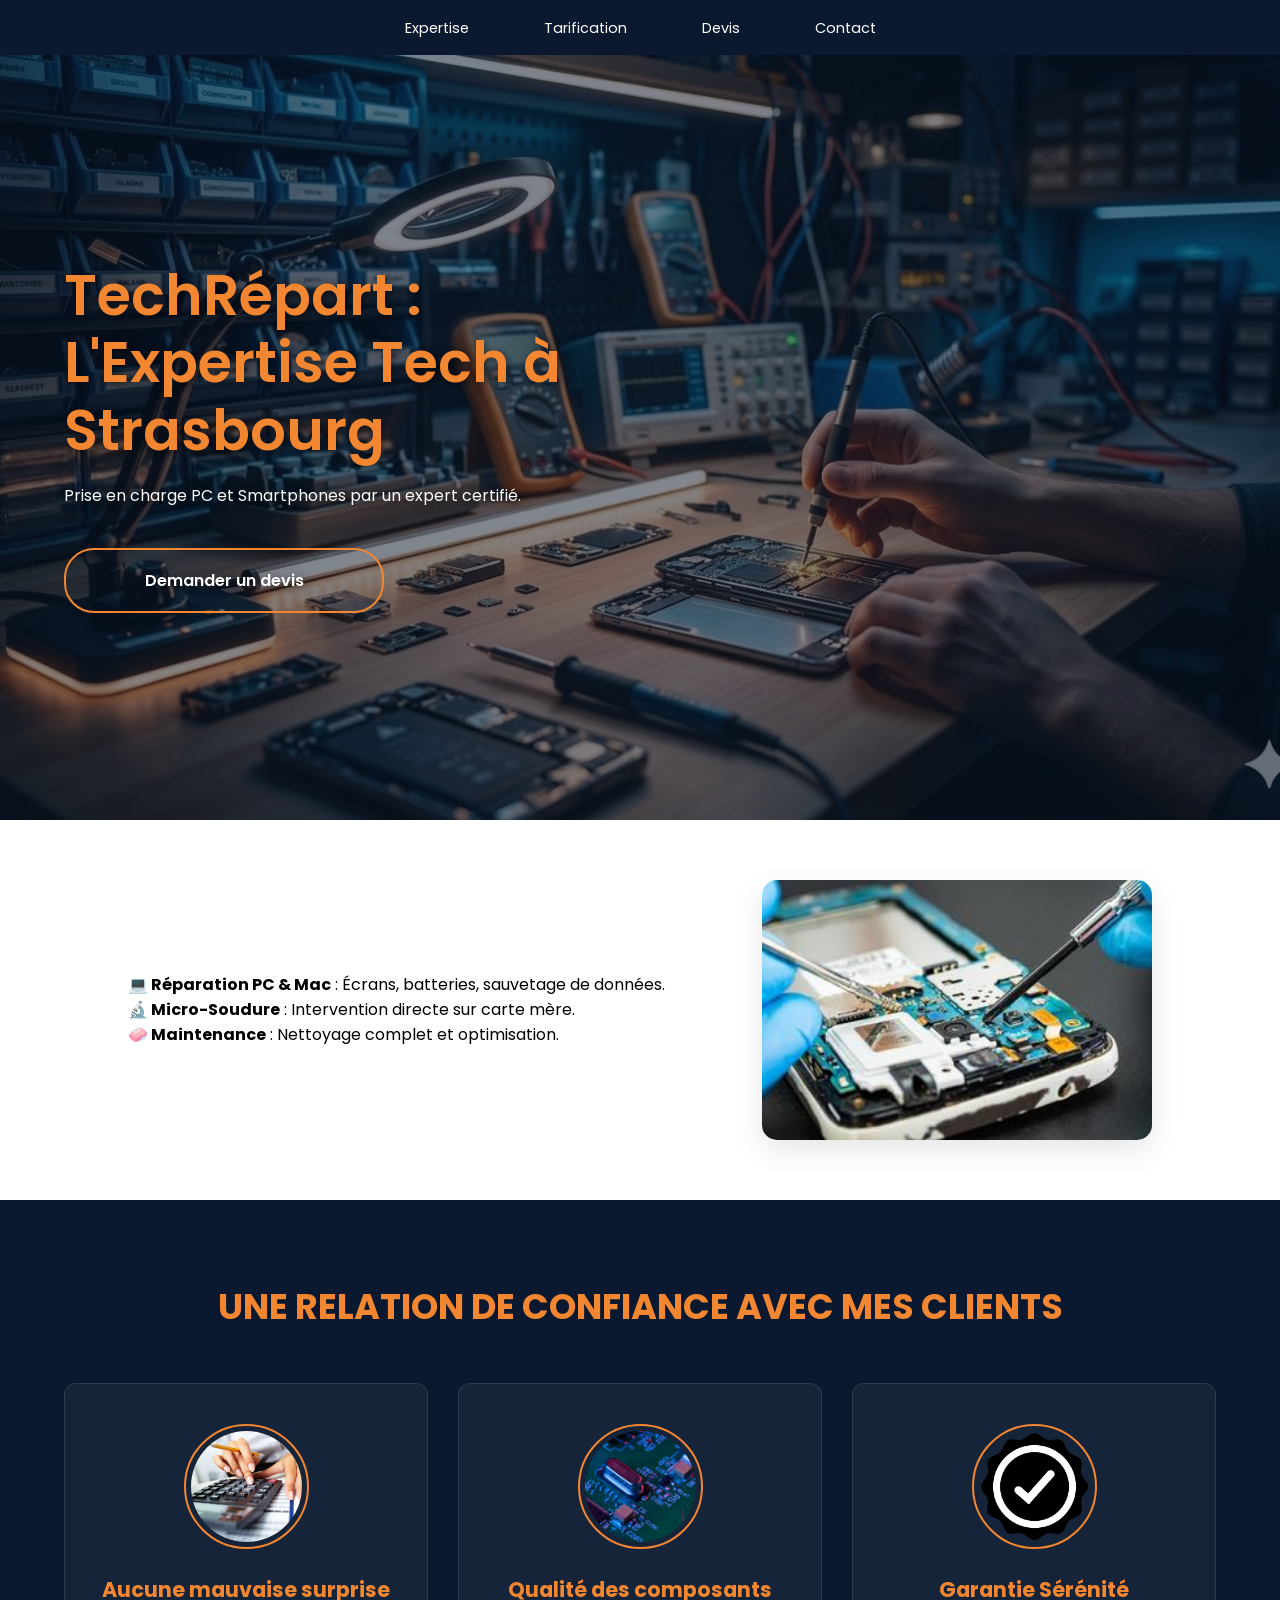
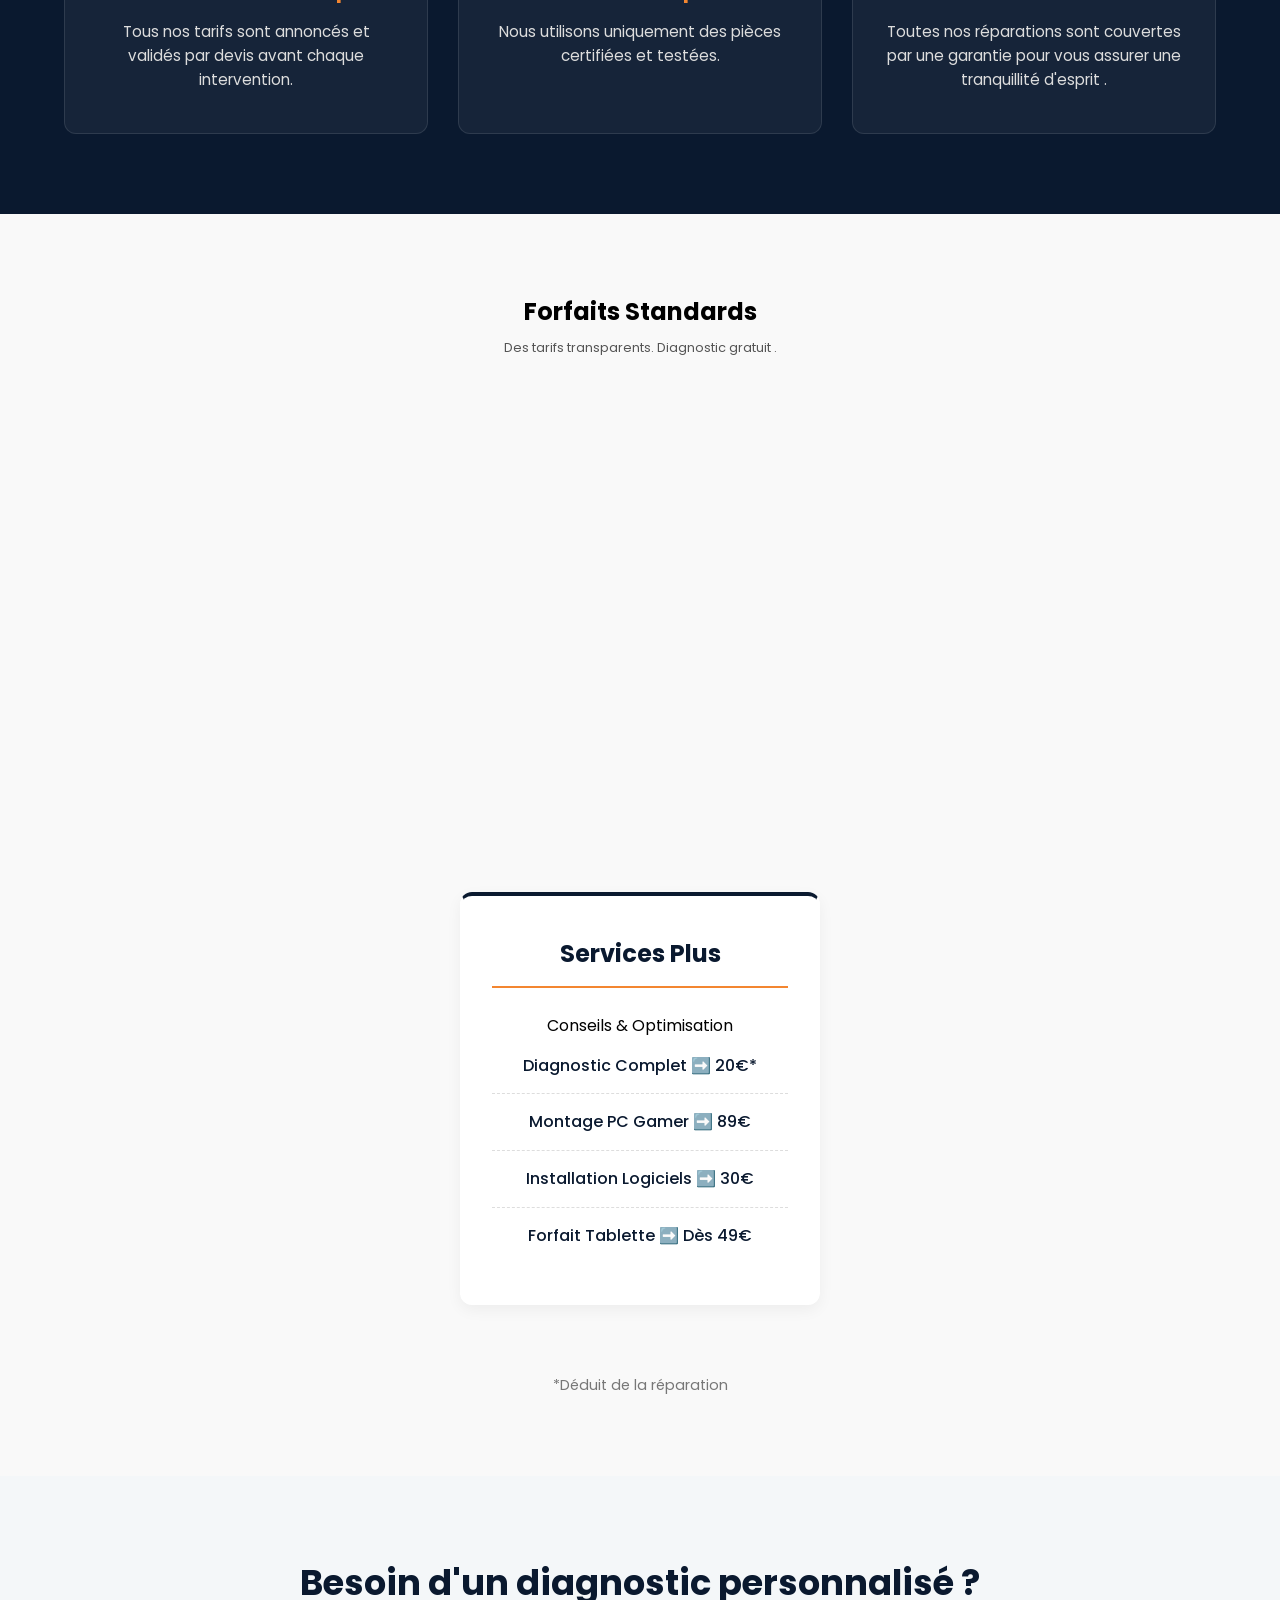
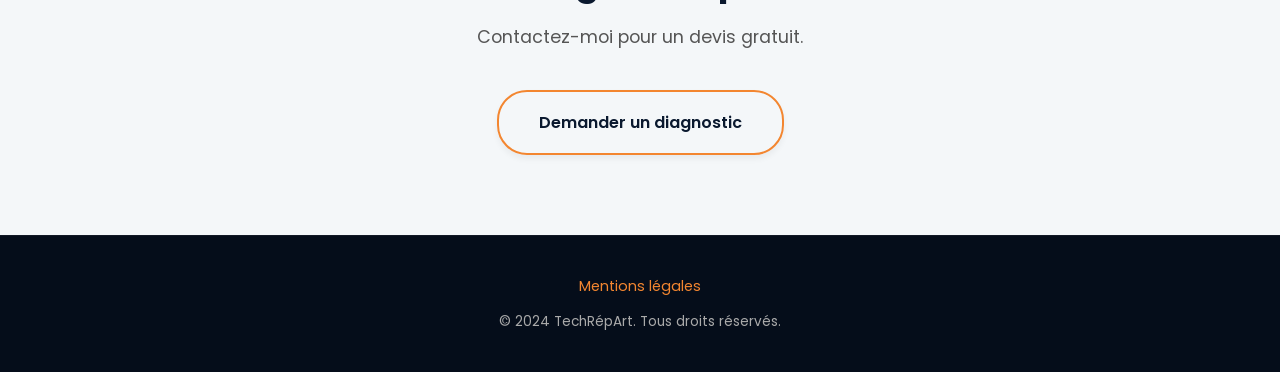
<file: index.html>
<!DOCTYPE html>
<html lang="fr">

<head>
    <meta charset="UTF-8">
    <meta name="viewport" content="width=device-width, initial-scale=1.0">
    <title>Réparation informatique</title>
    <link rel="icon" type="image/png" sizes="32x32" href="./assets/favicon.png" alt="Icône de TechRépArt">
    <link rel="stylesheet" href="./assets/style.css">
</head>



<header>
    <!--------- Menu --------------------------->
    <section class="navbar">
        <div class="burger" aria-label="Menu de navigation" role="button" tabindex="0">
            <!-- aria-label permet de communiquer avec un malvoyant -->
            <!-- tabindex="0" rend le bouton accessible au clavier avec TAB -->

            <!-- Trois lignes menu burger -->
            <span></span>
            <span></span>
            <span></span>
        </div>


        <nav>
            <ul class="navliens">
                <li><a href="#expertise">Expertise</a></li>
                <li><a href="#tarif">Tarification</a></li>
                <li><a href="#devis">Devis</a></li>
                <li><a href="#contact">Contact</a></li>
            </ul>
        </nav>
    </section>

</header>

<body class="bodyindex">
    <!-- ------------- Hero ------------------>

    <section class="hero-banniere">
        <div class="hero-overlay">
            <h1>TechRépart :<br>L'Expertise Tech à Strasbourg</h1>
            <p>Prise en charge PC et Smartphones par un expert certifié.</p>
            <a href="#popup-contact" class="btn-hero">Demander un devis</a>
        </div>
        <img src="./assets/hero.png" alt="Image d'un atelier de réparation informatique avec un technicien travaillant">
    </section>


    <!-- ------------- Expertise ------------------- -->
    <section class="expertise" id="expertise">
        <div class="expertise-grille">
            <div class="expertise-container">
                <div class="expertise-text">
                    <div class="item"><strong>💻 Réparation PC & Mac</strong> : Écrans, batteries, sauvetage de données.
                    </div>
                    <div class="item"><strong>🔬 Micro-Soudure</strong> : Intervention directe sur carte mère.</div>
                    <div class="item"><strong>🧼 Maintenance</strong> : Nettoyage complet et optimisation.</div>
                </div>
            </div>
            <div class="expertise-image">
                <img src="./assets/reparation.jpg" alt="Téléphone en cours de réparation ">
            </div>

        </div>

    </section>

    <section class="pq">
        <h2 class="tpq">UNE RELATION DE CONFIANCE AVEC MES CLIENTS</h2>

        <ul class="listepq">
            <li>
                <div class="icon-box">
                    <img src="./assets/tarification.jpg" alt="Calculatrice" class="pq-img">
                </div>
                <strong>Aucune mauvaise surprise</strong>
                <p>Tous nos tarifs sont annoncés et validés par devis avant chaque intervention.</p>
            </li>
            <li>
                <div class="icon-box">
                    <img src="./assets/comp.jpeg" alt="Composant electronique" class="pq-img">
                </div>
                <strong>Qualité des composants</strong>
                <p>Nous utilisons uniquement des pièces certifiées et testées.</p>
            </li>
            <li>
                <div class="icon-box">
                    <img src="./assets/garantie.png" alt=" Logo de garantie" class="pq-img">
                </div>
                <strong>Garantie Sérénité</strong>
                <p>Toutes nos réparations sont couvertes par une garantie pour vous assurer une tranquillité d'esprit
                    .</p>
            </li>
        </ul>
    </section>


    <!-- ----------------- TARIFS----------------------------- -->
    <section class="tarif" id="tarif">
        <h2 class="titretarif"> Forfaits Standards</h2>
        <p class="soustitretarif">Des tarifs transparents. Diagnostic gratuit .</p>



        <!-- ----------------- Smartphone ----------------------------- -->

        <section class="grilletarif">
            <div class="carteprix">
                <div class="titrecarte">
                    <h3>Smartphone</h3>
                </div>
                <ul class="listeprix">
                    <li>Remplacement Écran ➡️Dès 59€</li>
                    <li>Changement de Batterie ➡️ 39€</li>
                    <li>Connecteur de charge ➡️ 45€</li>
                    <li>Récupération de données ➡️ Sur Devis</li>
                </ul>

            </div>
            <!-- ------------------- PC --------------- -->

            <div class="carteprix">
                <div class="titrecarte">
                    <h3>PC & Mac</h3>
                </div>
                <ul class="listeprix">
                    <li>Réinstallation Système ➡️ 69€</li>
                    <li>Nettoyage & Pâte thermique ➡️ 49€</li>
                    <li>Remplacement Clavier Dès ➡️ 79€</li>
                    <li>Récupération de données ➡️ Sur Devis</li>
                </ul>

            </div>
            <!-- ------------------- Autre --------------- -->

            <div class="carteprix">
                <div class="titrecarte">
                    <h3>Services Plus</h3>
                    <p>Conseils & Optimisation</p>
                </div>
                <ul class="listeprix">
                    <li>Diagnostic Complet ➡️ 20€*</li>
                    <li>Montage PC Gamer ➡️ 89€</li>
                    <li>Installation Logiciels ➡️ 30€</li>
                    <li>Forfait Tablette ➡️ Dès 49€</li>
                </ul>

            </div>
            <p class="note">*Déduit de la réparation</p>





        </section>

    </section>

    <!-- Demande de devis  -->

    <section class="devis" id="devis">
        <h2 class="titredevis">Besoin d'un diagnostic personnalisé ?</h2>
        <p class="soustitredevis">Contactez-moi pour un devis gratuit.</p>
        <a href="#popup-contact" class="btn-devis">Demander un diagnostic</a>
    </section>

    <!-----------------  FORMULAIRE DE Contact ----------------------------- -->

    <div id="popup-contact" class="fenetre-popup">
        <div class="contenu-popup">
            <span class="fermer-popup">&times;</span>

            <h2 class="titre-contact">Demander un diagnostic</h2>
            <p class="texte-contact">Réponse rapide et devis gratuit.</p>

            <form action="traitement.php" method="POST" class="formulaire-contact">
                <div style="display:none;"><input type="text" name="anti_robot"></div>

                <input type="text" name="nom" placeholder="Votre nom" required maxlength="50">

                <input type="email" name="email" placeholder="Votre e-mail"
                    pattern="^[\w\-]+(\.[\w\-]+)*@[\w\-]+(\.[\w\-]+)*\.[\w\-]{2,4}$"
                    title="Veuillez entrer un email valide" required> <!-- regex pour valider l'email -->

                <input type="tel" name="telephone" placeholder="Téléphone (ex: 0601020304)" pattern="[0-9]{10}"
                    title="ex : 06.35.XX.XX.XX (10 chiffres)" required>

                <input type="text" name="objet" placeholder="Objet du message" required maxlength="100">

                <textarea name="message" rows="3" placeholder="Détails du problème..." required></textarea>

                <!-- Captchaanti-robot -->
                <div class="antibot">
                    <label>Combien font <span id="nb1"></span> + <span id="nb2"></span> ?</label>
                    <input type="number" id="reponse_utilisateur" name="reponse_utilisateur" placeholder="Réponse"
                        required>
                    <input type="hidden" name="total_secret" id="total_secret">
                </div>

                <div class="acceptation-rgpd">
                    <input type="checkbox" id="rgpd" name="rgpd" required>
                    <label for="rgpd">J'accepte que mes données soient utilisées pour le diagnostic technique.</label>
                </div>
                <button type="submit" class="bouton-envoi">Envoyer la demande</button>
            </form>
        </div>
    </div>


    <!----------------- Formulaire de Confirmation de l'envoi du formulaire :) ----------------------------- -->

    <div class="confirmation" id="confirmation">
        <div class="confirmation-carte">
            <div class="icone-ok">✅</div>
            <h2>Demande bien reçue !</h2>
            <p>Nous avons bien reçu votre message et vous répondrons dans les plus brefs délais.</p>
            <p>Un accusé de réception vous à été transmis</p>
            <button class="btn-retour-site" id="btn-retour">← Retour au site</button>
        </div>
    </div>

</body>
<footer id="contact">
    <a href="mentions.html" class="btnmention">Mentions légales</a>
    <p>&copy; 2024 TechRépArt. Tous droits réservés.</p>
</footer>

</html>



<script>


    // Animation au scroll
    const observer = new IntersectionObserver((entries) => {
        entries.forEach(entry => {
            if (entry.isIntersecting) {
                entry.target.classList.add('visible');
            }
        });
    }, { threshold: 0.1 });

    document.querySelectorAll('.carteprix, .listepq li').forEach(el => observer.observe(el));

    // --- SÉLECTION DES ÉLÉMENTS ---
    const burger = document.querySelector('.burger');
    const nav = document.querySelector('.navliens');
    const popup = document.getElementById("popup-contact");
    const btnOuvrir = document.querySelectorAll('.btn-hero, .btn-devis');
    const btnFermer = document.querySelector('.fermer-popup');

    // --- GESTION DU MENU BURGER ---
    const toggleBurger = () => {
        nav.classList.toggle('nav-active');
        burger.classList.toggle('toggle');
    };

    burger.addEventListener('click', (e) => {
        e.stopPropagation();
        toggleBurger();
    });

    // --- GESTION DE LA POPUP ---
    const ouvrirPopup = (e) => {
        e.preventDefault();
        popup.style.display = "flex";
        setTimeout(() => popup.classList.add('active'), 10);
        document.body.style.overflow = "hidden"; // Bloque le scroll
    };

    const fermerPopup = () => {
        popup.classList.remove('active');
        setTimeout(() => popup.style.display = "none", 300);
        document.body.style.overflow = "auto"; // Libère le scroll
    };

    btnOuvrir.forEach(btn => btn.addEventListener('click', ouvrirPopup));
    btnFermer.addEventListener('click', fermerPopup);

    // --- GESTION DES CLICS EXTÉRIEURS ---

    window.addEventListener('click', (e) => {
        // 1. fermeture popup clic extern
        if (e.target === popup) {
            fermerPopup();
        }

        // fermeture burger clic extern
        if (nav.classList.contains('nav-active')) {
            if (!nav.contains(e.target) && !burger.contains(e.target)) {
                toggleBurger();
            }
        }
    });

    //  Captcha 

    //  Génération aléatoire au chargement
    const n1 = Math.floor(Math.random() * 10) + 1;
    const n2 = Math.floor(Math.random() * 10) + 1;
    const totalPropre = n1 + n2;

    //  Affichage dans les span
    document.getElementById('nb1').textContent = n1;
    document.getElementById('nb2').textContent = n2;
    document.getElementById('total_secret').value = totalPropre;

    //  Vérification et envoi AJAX du formulaire
    const monForm = document.querySelector('.formulaire-contact');
    const confirmation = document.getElementById('confirmation');
    const btnRetour = document.getElementById('btn-retour');

    monForm.addEventListener('submit', function (e) {
        e.preventDefault();

        const saisie = parseInt(document.getElementById('reponse_utilisateur').value);
        if (saisie !== totalPropre) {
            alert("Calcul faux ! Vous n'êtes pas humain.");
            return;
        }

        const formData = new FormData(monForm);

        fetch('traitement.php', {
            method: 'POST',
            body: formData
        })
            .then(res => res.text())
            .then(reponse => {
                if (reponse.trim() === 'success') {
                    fermerPopup();
                    confirmation.classList.add('active');
                    document.body.style.overflow = 'hidden';
                } else {
                    alert("Une erreur est survenue : " + reponse);
                }
            })
            .catch(() => alert("Erreur réseau. Veuillez réessayer."));
    });

    btnRetour.addEventListener('click', () => {
        confirmation.classList.remove('active');
        document.body.style.overflow = 'auto';
        monForm.reset();
    });
</script>
</file>
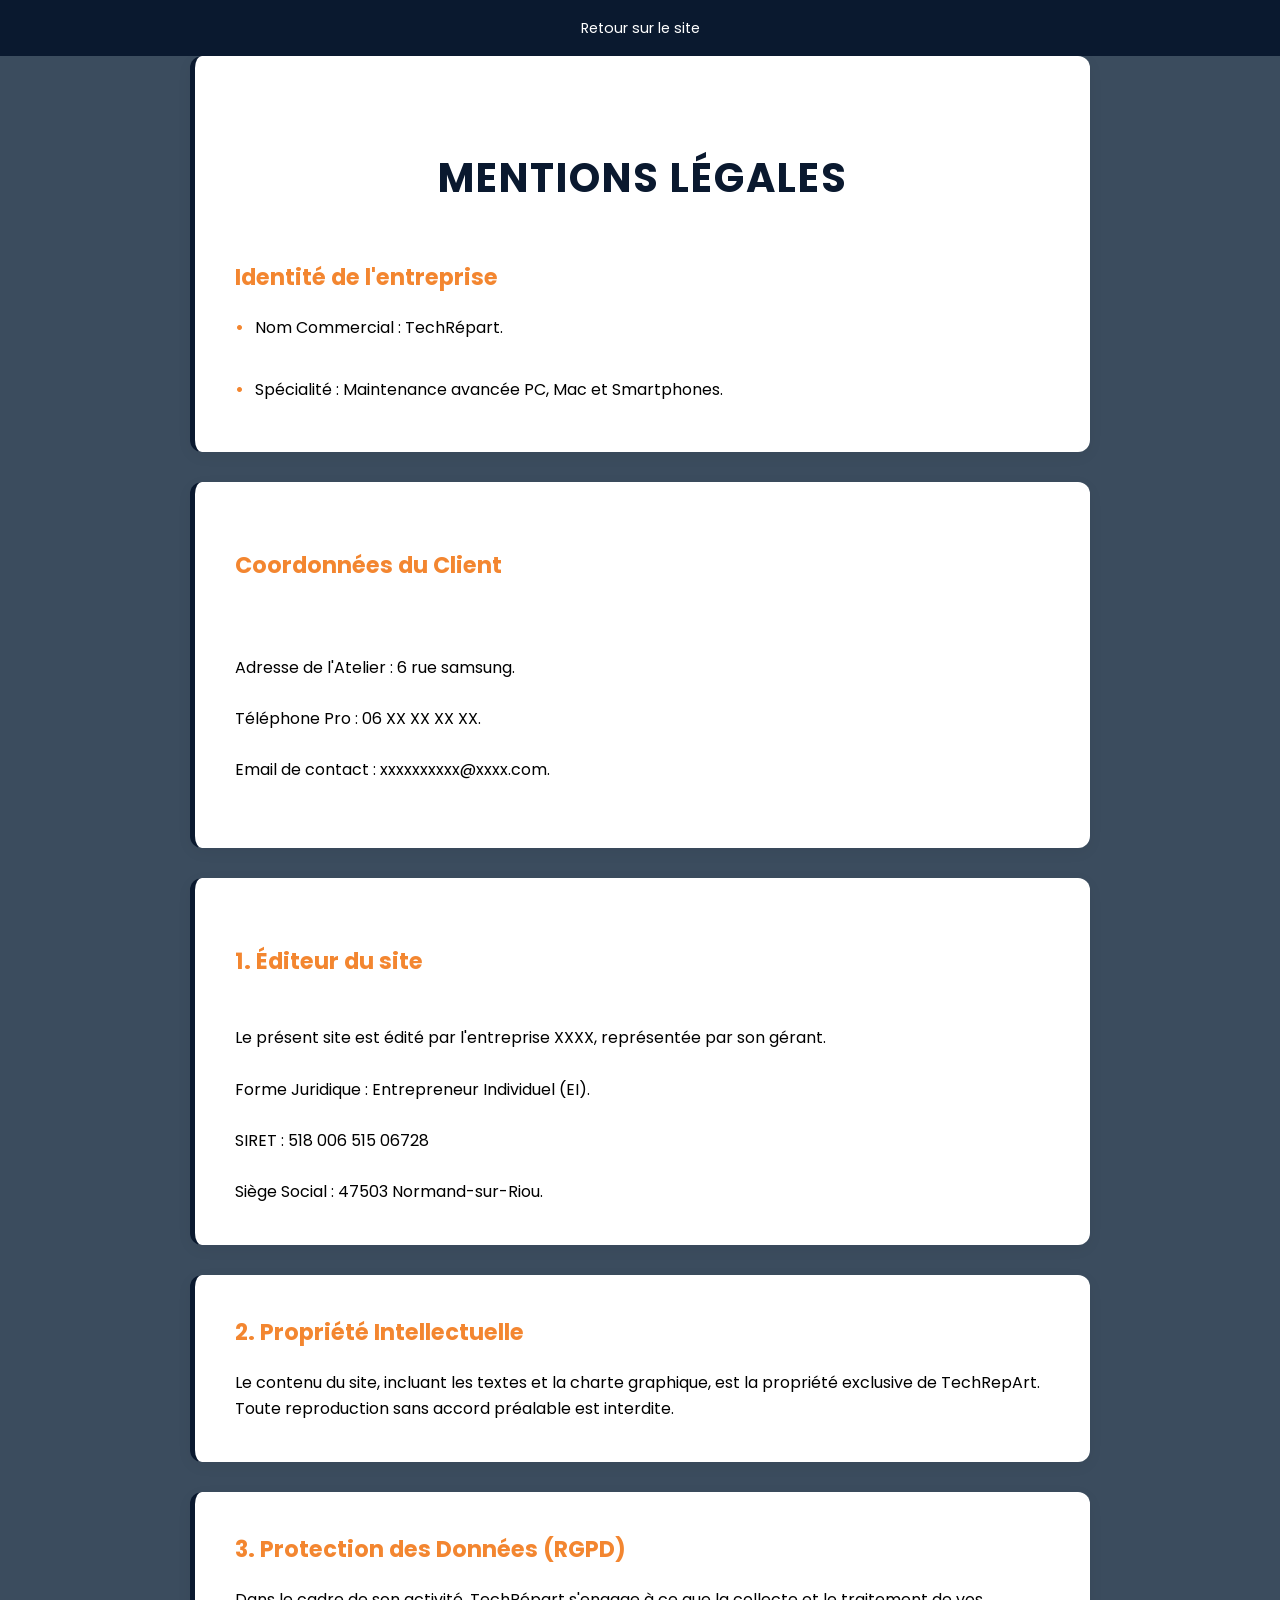
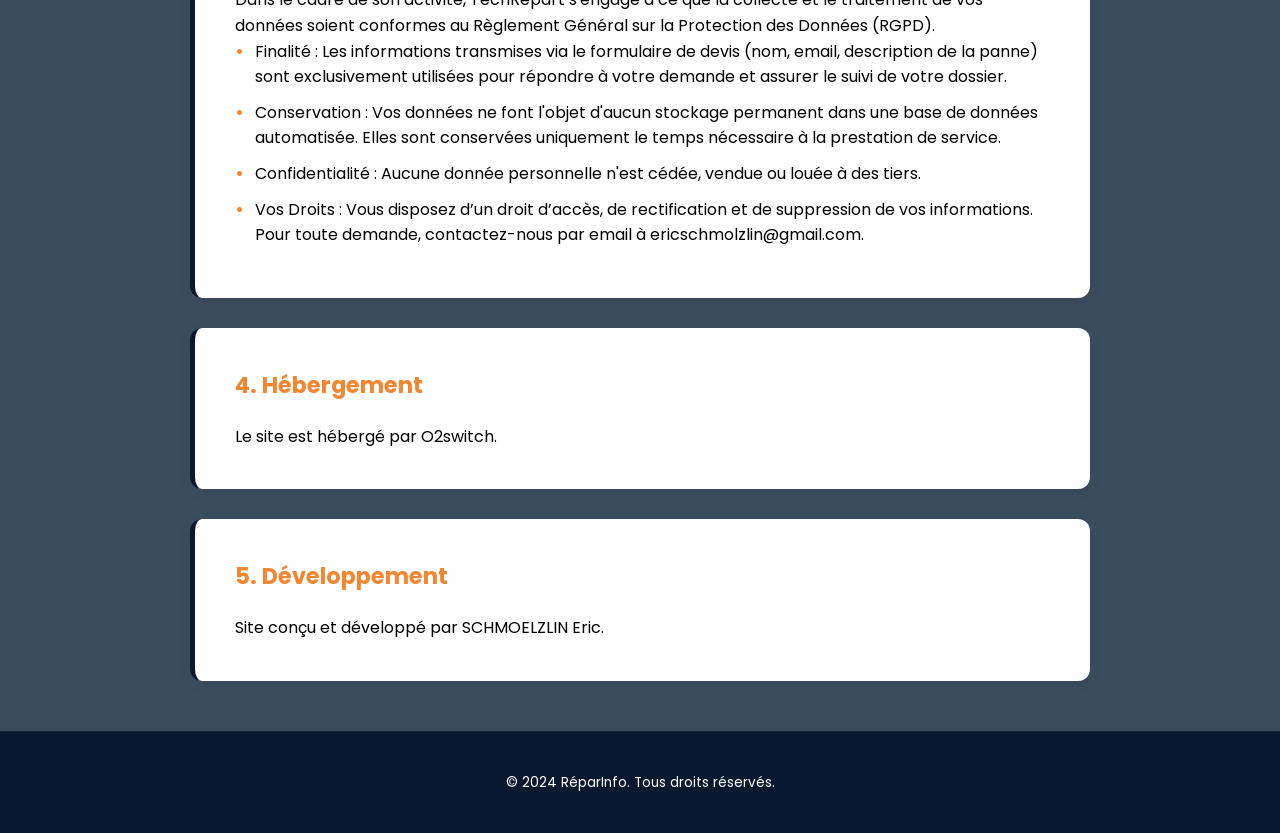
<file: mentions.html>
<!DOCTYPE html>
<html lang="fr">

<head>
    <meta charset="UTF-8">
    <meta name="viewport" content="width=device-width, initial-scale=1.0">
    <link rel="stylesheet" href="./assets/style.css">
    <title>Mentions Légales</title>
</head>
<header>
    <!--------- Menu --------------------------->
    <section class="navbar">
        <div class="burger">
            <span></span>
            <span></span>
            <span></span>
        </div>

        <nav>
            <ul class="navliens">
                <li><a href="index.html">Retour sur le site</a></li>
            </ul>
        </nav>
    </section>

</header>

<body class="bodymention">

    <div class="mentionhaut">
        <h1 class="titremention">Mentions Légales</h1>

        <h2 class="titrementionh2">Identité de l'entreprise</h2>

        <ul class="mentionul">
            <li>Nom Commercial : TechRépart.</li><br>



            <li>Spécialité : Maintenance avancée PC, Mac et Smartphones.</li>
        </ul>

    </div>
    <div class="coordoneesmention">
        <h2 class="titrementionh2">Coordonnées du Client</h2>

        Adresse de l'Atelier : 6 rue samsung.

        Téléphone Pro : 06 XX XX XX XX.

        Email de contact : xxxxxxxxxx@xxxx.com.

    </div>
    <div class="editeur">
        <h3 class="titrementionh3">1. Éditeur du site</h3>
        Le présent site est édité par l'entreprise XXXX, représentée par son gérant.

        Forme Juridique : Entrepreneur Individuel (EI).

        SIRET : 518 006 515 06728

        Siège Social : 47503 Normand-sur-Riou.
    </div>
    <div class="propriete">
        <h3 class="titrementionh3">2. Propriété Intellectuelle</h3>

        Le contenu du site, incluant les textes et la charte graphique, est la propriété exclusive de TechRepArt.
        Toute reproduction sans accord préalable est interdite.
    </div>
    <div class="rgpd">
        <h3 class="titrementionh3">3. Protection des Données (RGPD)</h3>

        Dans le cadre de son activité, TechRépart s'engage à ce que la collecte et le traitement de vos données soient
        conformes au Règlement Général sur la Protection des Données (RGPD).
        <ul class="mentionul">
            <li>Finalité : Les informations transmises via le formulaire de devis (nom, email, description de la panne)
                sont
                exclusivement utilisées pour répondre à votre demande et assurer le suivi de votre dossier.</li>

            <li> Conservation : Vos données ne font l'objet d'aucun stockage permanent dans une base de données
                automatisée.
                Elles sont conservées uniquement le temps nécessaire à la prestation de service.</li>

            <li> Confidentialité : Aucune donnée personnelle n'est cédée, vendue ou louée à des tiers.</li>

            <li> Vos Droits : Vous disposez d’un droit d’accès, de rectification et de suppression de vos informations.
                Pour
                toute demande, contactez-nous par email à ericschmolzlin@gmail.com.</li>
        </ul>
    </div>
    <div class="hebergement">
        <h3 class="titrementionh3">4. Hébergement</h3>

        Le site est hébergé par O2switch.
    </div>
    <div class="developpement">
        <h3 class="titrementionh3">5. Développement</h3>

        Site conçu et développé par SCHMOELZLIN Eric.
    </div>

</body>
<footer class="footermention">
    <p>&copy; 2024 RéparInfo. Tous droits réservés.</p>
</footer>

</html>
</file>
<file: assets/style.css>
@import url('https://fonts.googleapis.com/css2?family=Poppins:wght@300;400;600&display=swap');


@keyframes apparitionDouce {
    0% {
        opacity: 0;
        transform: translateY(40px);
    }

    100% {
        opacity: 1;
        transform: translateY(0);
    }
}

.carteprix.visible,
.listepq li.visible {
    animation: apparitionDouce 0.8s ease-out forwards;
}

* {
    margin: 0;
    padding: 0;
    box-sizing: border-box;
    font-family: 'Poppins', sans-serif;
}

.bodyindex {
    display: flex;
    flex-direction: column;
    min-height: 100vh;
}


/* ========== navbar ============ */


/* --- Menu --- */
.navbar {
    background-color: #0a192f;
    display: flex;
    justify-content: center;
    align-items: center;
    padding: 15px 5%;
    position: sticky;
    top: 0;
    z-index: 1000;
}

.burger {
    display: none;
    cursor: pointer;
    flex-direction: column;
    gap: 5px;
}

.burger span {
    width: 25px;
    height: 3px;
    background-color: white;
    transition: all 0.3s ease;
}

.navbar ul {
    display: flex;
    list-style: none;
    gap: 75px;
}

.navbar ul li a {
    text-decoration: none;
    color: white;
    font-size: 0.9rem;
    transition: color 0.3s;
}

.navbar ul li a:hover {
    color: #f38630;
}

/* --- RESPONSIVE MOBILE MENU BURGER --- */

@media (max-width: 768px) {
    .navbar {
        position: fixed;
        top: 0;
        left: 0;
        width: 100%;
        height: 60px;
        z-index: 1000;
    }

    .burger {
        display: flex;
        align-items: center;
        z-index: 1001;

    }

    .navbar ul {
        position: fixed;
        top: 60px;
        left: 50%;
        transform: translateX(-50%);
        width: 90%;
        max-width: 400px;
        background-color: #0a192f;
        flex-direction: column;
        align-items: center;
        padding: 30px 0;
        gap: 20px;
        border-radius: 3px;
        border: 1px solid rgba(255, 255, 255, 0.1);
        box-shadow: 0 15px 30px rgba(0, 0, 0, 0.4);
        display: none;
        /* Toujours caché par défaut */
        z-index: 1000;
    }

    .navbar ul.nav-active {
        display: flex;
        /* S'affiche au clic */
    }
}

/* Animation croix burger  */
.burger.toggle span:nth-child(1) {
    transform: rotate(-45deg) translate(-5px, 6px);
}

.burger.toggle span:nth-child(2) {
    opacity: 0;
}

.burger.toggle span:nth-child(3) {
    transform: rotate(45deg) translate(-5px, -6px);
}


/* ========== HERO ============ */

.hero-banniere {
    position: relative;
    width: 100%;
    min-height: 85vh;
    overflow: hidden;
    background: #0a192f;
    display: flex;
    align-items: center;
    padding: 60px 5%;

}

.hero-banniere img {
    position: absolute;
    top: 0;
    left: 0;
    width: 100%;
    height: 100%;
    object-fit: cover;
    z-index: 1;
}

.hero-banniere::after {
    content: '';
    position: absolute;
    top: 0;
    left: 0;
    width: 100%;
    height: 100%;
    background: rgba(10, 25, 47, 0.5);
    z-index: 2;
}

.hero-overlay {
    position: relative;
    z-index: 3;
    color: white;
    max-width: 700px;
    text-shadow: 2px 2px 10px rgba(0, 0, 0, 0.6);
}

.hero-overlay h1 {
    font-size: 3.5rem;
    color: #f38630;
    line-height: 1.2;
    margin-bottom: 20px;
    font-weight: 600;
}

.hero-overlay p {
    font-size: 1.2rem;
    color: white;
    margin-bottom: 30px;
    line-height: 1.5;
}

.btn-hero {
    display: inline-flex;
    align-items: center;
    background-color: transparent;
    color: white;
    padding: 18px 40px;
    text-decoration: none;
    font-weight: 600;
    border-radius: 30px;
    border: 2px solid #f38630;
    transition: all 0.3s cubic-bezier(0.25, 0.8, 0.25, 1);
    box-shadow: 0 4px 6px rgba(0, 0, 0, 0.1);
}

.btn-hero:hover {
    background-color: #f38630;
    color: #0a192f;
    transform: translateY(-3px);
    box-shadow: 0 10px 20px rgba(243, 134, 48, 0.3);
    letter-spacing: 0.5px;
}

.btn-hero:active {
    transform: translateY(-1px);
    box-shadow: 0 5px 10px rgba(0, 0, 0, 0.2);
}

/* ========== Expertise============ */

.expertise {
    padding: 60px 10%;
    background-color: #ffffff;
}

.expertise-grille {
    display: flex;
    align-items: center;
    justify-content: space-between;
    gap: 50px;
}

.expertise-container {
    flex: 1.5;
}

.expertise-image {
    flex: 1;
    display: flex;
    justify-content: center;
}

.expertise-image img {
    width: 100%;
    max-width: 450px;
    border-radius: 15px;
    box-shadow: 0 10px 30px rgba(0, 0, 0, 0.1);
}

/* ========== Pourquoi ============ */

.pq {
    background-color: #0a192f;
    color: white;
    padding: 80px 5%;
    display: flex;
    flex-direction: column;
    align-items: center;
    text-align: center;
}

.tpq {
    color: #f38630;
    font-size: 2.2rem;
    margin-bottom: 50px;
}

.listepq {
    display: flex;
    flex-wrap: wrap;
    justify-content: center;
    gap: 30px;
    list-style: none;
    width: 100%;
    max-width: 1200px;
    padding: 0;

}

.listepq li {
    background: rgba(255, 255, 255, 0.05);
    border: 1px solid rgba(255, 255, 255, 0.1);
    border-radius: 12px;
    padding: 40px 30px;
    flex: 1;
    min-width: 280px;
    display: flex;
    flex-direction: column;
    align-items: center;
    text-align: center;
    opacity: 0;
    transition: transform 0.4s ease, border-color 0.4s ease, background 0.4s ease;
}

.listepq li:nth-child(1) {
    animation-delay: 0.2s;
}

.listepq li:nth-child(2) {
    animation-delay: 0.4s;
}

.listepq li:nth-child(3) {
    animation-delay: 0.6s;
}

.listepq li:hover {
    transform: translateY(-10px) !important;
    background: rgba(255, 255, 255, 0.08);
    border-color: #f38630;
}

.icon-box {
    margin-bottom: 25px;
    display: flex;
    justify-content: center;
}

/* ========== Pourquoi img ============ */

.pq-img {
    width: 125px;
    height: 125px;
    object-fit: cover;
    border-radius: 50%;
    border: 2px solid #f38630;
    padding: 5px;
    transition: transform 0.4s cubic-bezier(0.25, 0.8, 0.25, 1), box-shadow 0.4s ease;
}

.listepq li:hover .pq-img {
    transform: scale(1.1) rotate(5deg);
    box-shadow: 0 5px 15px rgba(243, 134, 48, 0.3);
}

.listepq li strong {
    color: #f38630;
    font-size: 1.3rem;
    margin-bottom: 15px;
}

.listepq li p {
    color: #ddd;
    font-size: 0.95rem;
    line-height: 1.6;
    margin: 0;
}

/* ========== tarif ============ */

.tarif {
    background-color: #f9f9f9;
    padding: 80px 5%;
    text-align: center;
}

.soustitretarif {
    color: #555;
    font-size: 0.8rem;
    margin-top: 10px;
    max-width: 600px;
    margin-left: auto;
    margin-right: auto;
}

.grilletarif {
    display: flex;
    flex-wrap: wrap;
    justify-content: center;
    gap: 40px;
    margin-top: 30px;
}

.carteprix {
    background: #ffffff;
    width: 100%;
    max-width: 360px;
    padding: 40px 30px;
    border-radius: 12px;
    box-shadow: 0 5px 15px rgba(0, 0, 0, 0.05);
    border: 2px solid transparent;
    border-top: 4px solid #0a192f;
    display: flex;
    flex-direction: column;
    opacity: 0;
    transition: transform 0.8s cubic-bezier(0.25, 0.8, 0.25, 1),
        box-shadow 0.8s ease,
        border-color 0.8s ease;
}

.carteprix:hover {
    transform: translateY(-10px) scale(1.02) !important;
    box-shadow:
        0 20px 40px rgba(10, 25, 47, 0.08),
        0 8px 20px rgba(243, 134, 48, 0.15);
    border-color: #f38630;
}

.titrecarte h3 {
    text-align: center;
    color: #0a192f;
    font-size: 1.5rem;
    margin-bottom: 25px;
    padding-bottom: 15px;
    border-bottom: 2px solid #f38630;
}

.listeprix {
    list-style: none;
    padding: 0;
    margin: 0;
}

.listeprix li {
    padding: 15px 10px;
    border-bottom: 1px dashed #ddd;
    color: #0a192f;
    font-size: 1rem;
    font-weight: 500;
    text-align: center;
    line-height: 1.6;
}

.listeprix li:last-child {
    border-bottom: none;
}

.note {
    width: 100%;
    text-align: center;
    margin-top: 30px;
    font-size: 0.9rem;
    color: #777;
}


/* ========== DEVIS ============ */

.section-devis {
    background-color: #f4f7f9;
    padding: 80px 5%;
    display: flex;
    flex-direction: column;
    align-items: center;
    justify-content: center;
    text-align: center;
}

.devis,
.section-devis {
    display: flex;
    flex-direction: column;
    align-items: center;
    justify-content: center;
    text-align: center;
    padding: 80px 5%;
    width: 100%;
    background-color: #f4f7f9;
}

.titredevis {
    color: #0a192f;
    font-size: 2.2rem;
    margin-bottom: 15px;
    width: 100%;
}

.soustitredevis {
    color: #555;
    font-size: 1.1rem;
    margin-bottom: 40px;
    max-width: 600px;
    width: 100%;
}

.btn-devis {
    display: inline-flex;
    align-items: center;
    justify-content: center;
    background-color: transparent;
    color: #0a192f;
    padding: 18px 40px;
    text-decoration: none;
    font-weight: 600;
    border-radius: 30px;
    border: 2px solid #f38630;
    transition: all 0.3s cubic-bezier(0.25, 0.8, 0.25, 1);
    box-shadow: 0 4px 6px rgba(0, 0, 0, 0.05);
}

.btn-devis:hover {
    background-color: #f38630;
    color: #ffffff;
    transform: translateY(-3px);
    box-shadow: 0 10px 20px rgba(243, 134, 48, 0.3);
    letter-spacing: 0.5px;
}

.btn-devis:active {
    transform: translateY(-1px);
    box-shadow: 0 5px 10px rgba(0, 0, 0, 0.2);
}

/* =======  FORMULAIRE  ========*/

.fenetre-popup {
    position: fixed;
    inset: 0;
    background: rgba(10, 25, 47, 0.9);
    backdrop-filter: blur(10px);
    z-index: 2000;

    display: none;
    align-items: flex-start;
    justify-content: center;
    overflow-y: auto;
    padding: 30px 10px;
    opacity: 0;
    transition: opacity 0.3s ease;
}

/* État quand on ajoute la classe .active en JS */
.fenetre-popup.active {
    display: flex;
    opacity: 1;
}

.contenu-popup {
    background: #fff;
    padding: 40px;
    border-radius: 24px;
    width: 450px;
    max-height: calc(100vh - 60px);
    overflow-y: auto;
    box-shadow: 0 20px 40px rgba(0, 0, 0, 0.4);
    position: relative;

    /* --- animation --- */
    transform: translateY(20px) scale(0.9);
    transition: transform 0.4s cubic-bezier(0.17, 0.84, 0.44, 1);
}

.fenetre-popup.active .contenu-popup {
    transform: translateY(0) scale(1);
    opacity: 1;
}

.formulaire-contact {
    display: flex;
    flex-direction: column;
    gap: 15px;
}

.formulaire-contact input,
.formulaire-contact textarea {
    width: 100%;
    padding: 12px;
    border: 1px solid #ddd;
    border-radius: 10px;
    font-size: 15px;
}

/* Couleurs de validation rouge/vert */
.formulaire-contact input:invalid:not(:placeholder-shown) {
    border-color: #ff4d4d !important;
    background-color: #fff8f8;
}

.formulaire-contact input:valid:not(:placeholder-shown) {
    border-color: #2ecc71 !important;
}

.antibot {
    background: #f8f9fb;
    padding: 15px;
    border-radius: 15px;
    text-align: center;
}

.acceptation-rgpd {
    display: flex;
    align-items: flex-start;
    gap: 10px;
    margin: 5px 0;
    text-align: left;
}

.acceptation-rgpd input {
    width: auto !important;
    margin-top: 4px;
    cursor: pointer;
}

.acceptation-rgpd label {
    font-size: 0.85rem;
    color: #555;
    line-height: 1.4;
    cursor: pointer;
}

.bouton-envoi {
    background: #f38630;
    color: white;
    border: none;
    padding: 15px 30px;
    border-radius: 30px;
    font-weight: 700;
    cursor: pointer;
    align-self: center;
    width: auto;
}

/* ========== CONFIRMATION ============ */

.confirmation {
    display: none;
    position: fixed;
    inset: 0;
    background: rgba(10, 25, 47, 0.92);
    backdrop-filter: blur(10px);
    z-index: 3000;
    align-items: center;
    justify-content: center;
}

.confirmation.active {
    display: flex;
    animation: apparitionDouce 0.5s ease-out forwards;
}

.confirmation-carte {
    background: #112240;
    border: 1px solid #f38630;
    border-radius: 16px;
    padding: 50px 60px;
    max-width: 540px;
    width: 90%;
    text-align: center;
    box-shadow: 0 20px 50px rgba(0, 0, 0, 0.5);
}

.confirmation-carte .icone-ok {
    font-size: 3rem;
    margin-bottom: 16px;
}

.confirmation-carte h2 {
    color: #f38630;
    font-size: 1.7rem;
    margin-bottom: 12px;
}

.confirmation-carte p {
    color: #ccd6f6;
    font-size: 0.95rem;
    line-height: 1.7;
    margin-bottom: 8px;
}

.btn-retour-site {
    display: inline-block;
    margin-top: 28px;
    padding: 14px 36px;
    background-color: #f38630;
    color: #0a192f;
    font-weight: 700;
    font-size: 0.95rem;
    border-radius: 30px;
    text-decoration: none;
    border: none;
    cursor: pointer;
    font-family: 'Poppins', sans-serif;
    transition: background-color 0.3s, transform 0.2s;
}

.btn-retour-site:hover {
    background-color: #e07420;
    color: #fff;
    transform: translateY(-2px);
}

/* --- Responsive formulaire --- */

@media (max-width: 768px) {
    .confirmation-carte {
        padding: 32px 24px;
        max-width: 100%;
        width: 92%;
        border-radius: 12px;
    }

    .confirmation-carte h2 {
        font-size: 1.35rem;
    }

    .confirmation-carte p {
        font-size: 0.88rem;
    }

    .confirmation-carte .icone-ok {
        font-size: 2.4rem;
    }

    .btn-retour-site {
        padding: 12px 28px;
        font-size: 0.88rem;
    }

    .fenetre-popup {
        padding: 10px;
    }

    .contenu-popup {
        width: 100%;
        max-height: 90vh;
        overflow-y: auto;
        /* Scroll actif sur mobile */
        padding: 20px;
        border-radius: 15px;
    }

    .formulaire-contact {
        gap: 10px;
    }

    .bouton-envoi {
        width: 100% !important;

        padding: 18px;
        border-radius: 12px;
    }
}

.formulaire-contact {
    gap: 10px;
}

.acceptation-rgpd label {
    font-size: 0.9rem;
}

.acceptation-rgpd {
    padding: 5px;
}


.bouton-envoi {
    width: 100%;
    padding: 18px;
}


/* ========== FOOTER============ */

footer {
    background-color: #050d1a;
    color: #aaa;
    text-align: center;
    padding: 40px 5%;
    display: flex;
    flex-direction: column;
    align-items: center;
    gap: 15px;
    border-top: 1px solid rgba(255, 255, 255, 0.05);
}

.btnmention {
    color: #f38630;
    text-decoration: none;
    font-size: 0.9rem;
    transition: color 0.3s ease;
}

.btnmention:hover {
    color: white;
    text-decoration: underline;
}

footer p {
    font-size: 0.85rem;
}



/* ========== Responsive ============ */


@media (max-width: 768px) {
    .hero-banniere {
        height: 100vh;
        justify-content: center;
        text-align: center;
    }

    .hero-overlay {
        display: flex;
        flex-direction: column;
        align-items: center;
    }

    .hero-overlay h1 {
        font-size: 2.5rem;
    }
}

.hero-overlay p {
    font-size: 1rem;
    margin-bottom: 40px;
}

.btn-hero {
    width: 90%;
    max-width: 320px;
    justify-content: center;
}

@media (max-width: 768px) {

    .devis,
    .section-devis {
        padding: 60px 5%;
        align-items: center !important;
        text-align: center !important;
    }

    .titredevis {
        font-size: 2rem;
    }

    .btn-devis {
        width: 100%;
        max-width: 300px;
        justify-content: center;
        padding: 15px 20px;
    }
}

@media (max-width: 768px) {
    .pq {
        padding: 60px 5%;
    }

    .tpq {
        font-size: 1.8rem;
    }

    .listepq li {
        padding: 30px 20px;
    }
}







/* ========== MENTIONS LEGALES ============ */

.bodymention {
    background-color: #3b4c5e;

    color: #000000;
    line-height: 1.6;
}

/* Titre principal */
.titremention {
    text-align: center;
    color: #0a192f;
    font-size: 2.5rem;
    margin: 50px 0;
    text-transform: uppercase;
    letter-spacing: 2px;
}

/* Design des blocs  */
.mentionhaut,
.coordoneesmention,
.editeur,
.propriete,
.rgpd,
.hebergement,
.developpement {
    background: #ffffff;
    max-width: 900px;
    margin: 0 auto 30px auto;
    padding: 40px;
    border-radius: 12px;
    box-shadow: 0 4px 15px rgba(0, 0, 0, 0.05);

    border-left: 5px solid #0a192f;

}

/* Titres de sections (H2 et H3) */


.titrementionh2,
.titrementionh3 {
    color: #f38630;

    margin-bottom: 20px;
    font-size: 1.4rem;
    display: flex;
    align-items: center;
}

/* Style de la liste */
.mentionul {
    list-style: none;
    padding-left: 0;
}

.mentionul li {
    margin-bottom: 10px;
    padding-left: 20px;
    position: relative;
}

.mentionul li::before {
    content: "•";
    color: #f38630;
    position: absolute;
    left: 0;
    font-weight: bold;
}

/* Footer de la page mentions */
.footermention {
    text-align: center;
    padding: 40px;
    background: #0a192f;
    color: white;
    margin-top: 50px;
}


.editeur,
.coordoneesmention {
    white-space: pre-line;

}
</file>
